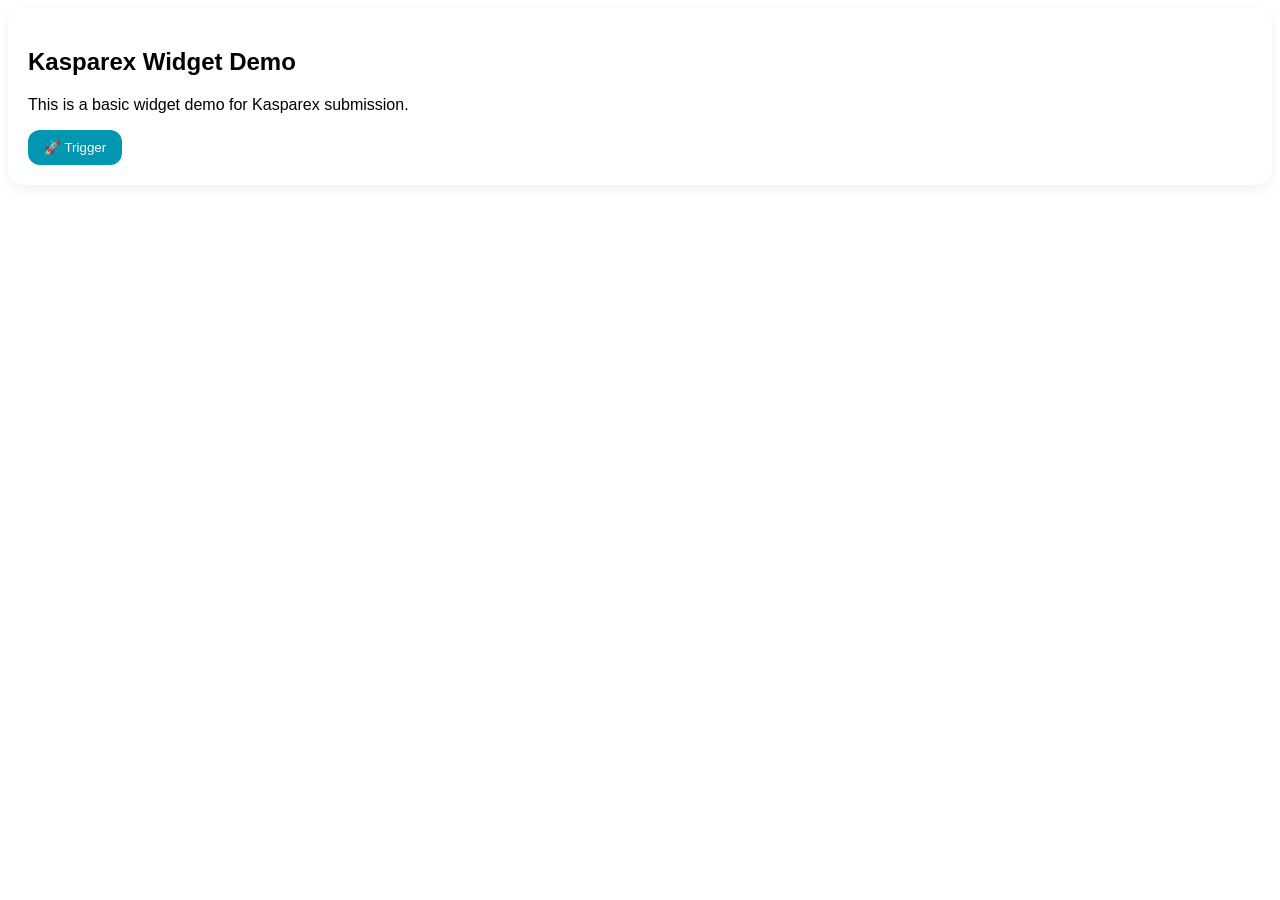
<file: kasparex-dapp-template/public/index.html>
<!DOCTYPE html>
<html>
<head>
  <meta charset="UTF-8">
  <title>Kasparex Widget</title>
  <style>
    body { font-family: Roboto, sans-serif; padding: 20px; background: #fff; border-radius: 16px; box-shadow: 0 4px 14px rgba(0,0,0,0.06); }
    button { background: #0097b2; color: #fff; padding: 10px 16px; border-radius: 12px; border: none; cursor: pointer; }
  </style>
</head>
<body>
  <h2>Kasparex Widget Demo</h2>
  <p>This is a basic widget demo for Kasparex submission.</p>
  <button onclick="alert('Widget action executed!')">🚀 Trigger</button>
</body>
</html>
</file>
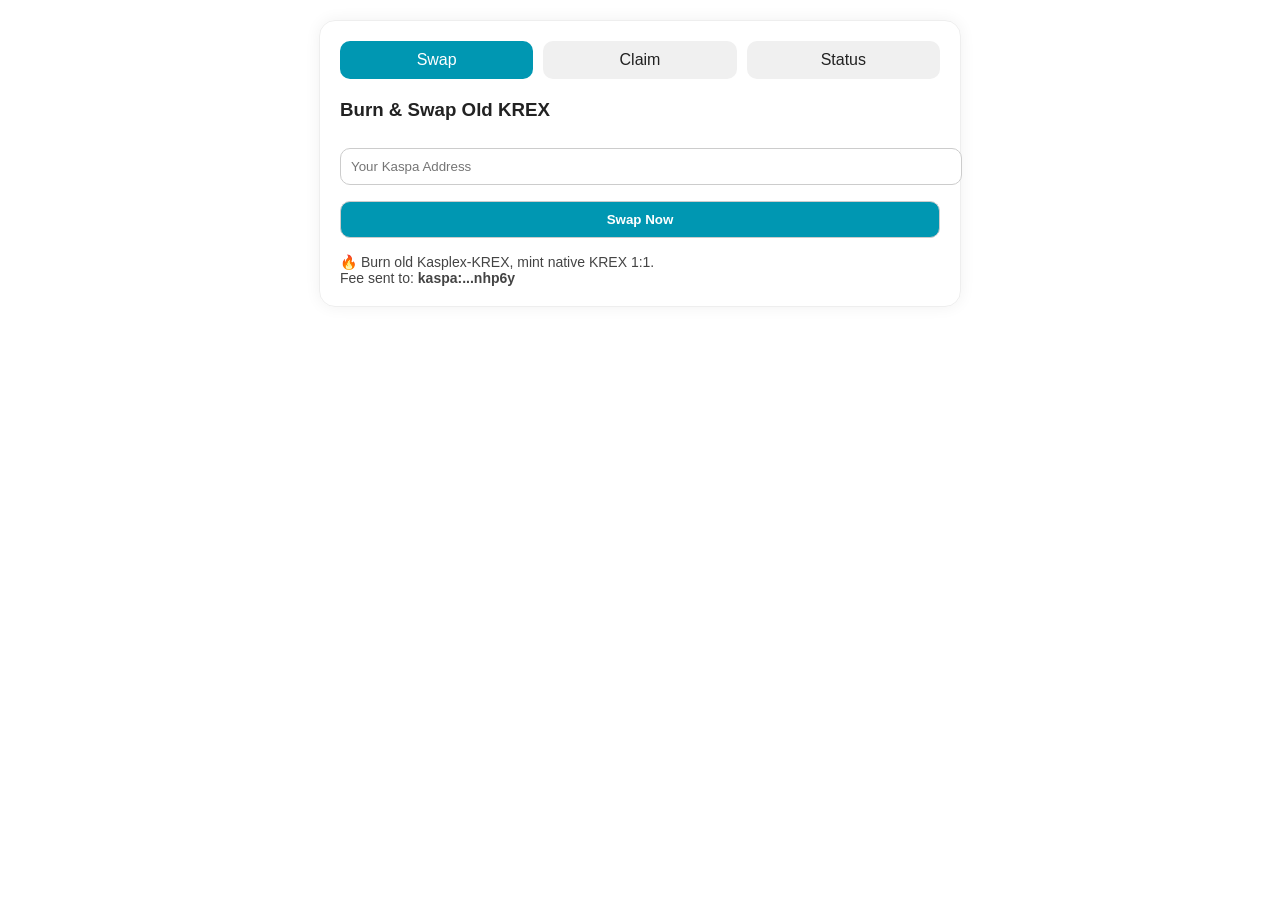
<file: frontend/krex-migration-widget.html>
<!DOCTYPE html>
<html lang="en">
<head>
  <meta charset="UTF-8" />
  <title>KREX Migration Panel</title>
  <style>
    body {
      font-family: Roboto, sans-serif;
      background: white;
      margin: 0;
      padding: 20px;
      color: #222;
    }
    .k-widget {
      max-width: 600px;
      margin: auto;
      border-radius: 16px;
      box-shadow: 0 0 16px rgba(0,0,0,0.06);
      padding: 20px;
      border: 1px solid #eee;
    }
    .k-tabs {
      display: flex;
      gap: 10px;
      margin-bottom: 20px;
    }
    .k-tab {
      flex: 1;
      text-align: center;
      padding: 10px;
      border-radius: 10px;
      background: #f0f0f0;
      cursor: pointer;
    }
    .k-tab.active {
      background: #0097b2;
      color: white;
    }
    .k-panel {
      display: none;
    }
    .k-panel.active {
      display: block;
    }
    input, button {
      width: 100%;
      padding: 10px;
      margin: 8px 0;
      border-radius: 10px;
      border: 1px solid #ccc;
      font-family: Roboto, sans-serif;
    }
    button {
      background: #0097b2;
      color: white;
      font-weight: bold;
      cursor: pointer;
    }
    .k-info {
      font-size: 14px;
      color: #444;
      margin-top: 8px;
    }
  </style>
</head>
<body>
  <div class="k-widget">
    <div class="k-tabs">
      <div class="k-tab active" onclick="switchTab(0)">Swap</div>
      <div class="k-tab" onclick="switchTab(1)">Claim</div>
      <div class="k-tab" onclick="switchTab(2)">Status</div>
    </div>

    <div class="k-panel active">
      <h3>Burn & Swap Old KREX</h3>
      <input type="text" id="swapWallet" placeholder="Your Kaspa Address">
      <button onclick="handleSwap()">Swap Now</button>
      <div class="k-info">🔥 Burn old Kasplex-KREX, mint native KREX 1:1.<br/>Fee sent to: <b>kaspa:...nhp6y</b></div>
    </div>

    <div class="k-panel">
      <h3>Claim Airdropped KREX</h3>
      <input type="text" id="claimWallet" placeholder="Your Kaspa Address">
      <button onclick="handleClaim()">Claim Now</button>
      <div class="k-info">📸 Snapshot-based. Claim before deadline.<br/>Fee sent to: <b>kaspa:...nhp6y</b></div>
    </div>

    <div class="k-panel">
      <h3>Migration Status</h3>
      <input type="text" id="statusWallet" placeholder="Your Kaspa Address">
      <button onclick="handleStatus()">Check Status</button>
      <div id="statusOutput" class="k-info"></div>
    </div>
  </div>

  <script>
    function switchTab(index) {
      const tabs = document.querySelectorAll('.k-tab');
      const panels = document.querySelectorAll('.k-panel');
      tabs.forEach((tab, i) => tab.classList.toggle('active', i === index));
      panels.forEach((panel, i) => panel.classList.toggle('active', i === index));
    }

    function handleSwap() {
      const wallet = document.getElementById('swapWallet').value;
      alert(`🔥 Swapping old KREX for native...\nWallet: ${wallet}`);
    }

    function handleClaim() {
      const wallet = document.getElementById('claimWallet').value;
      alert(`🎁 Claiming airdropped native KREX...\nWallet: ${wallet}`);
    }

    function handleStatus() {
      const wallet = document.getElementById('statusWallet').value;
      document.getElementById('statusOutput').innerHTML = `⏳ Migration status for <b>${wallet}</b>:<br/>Old KREX: 10,000<br/>New KREX: 7,500<br/>Status: ⚠️ Partial`;
    }
  </script>
</body>
</html>
</file>
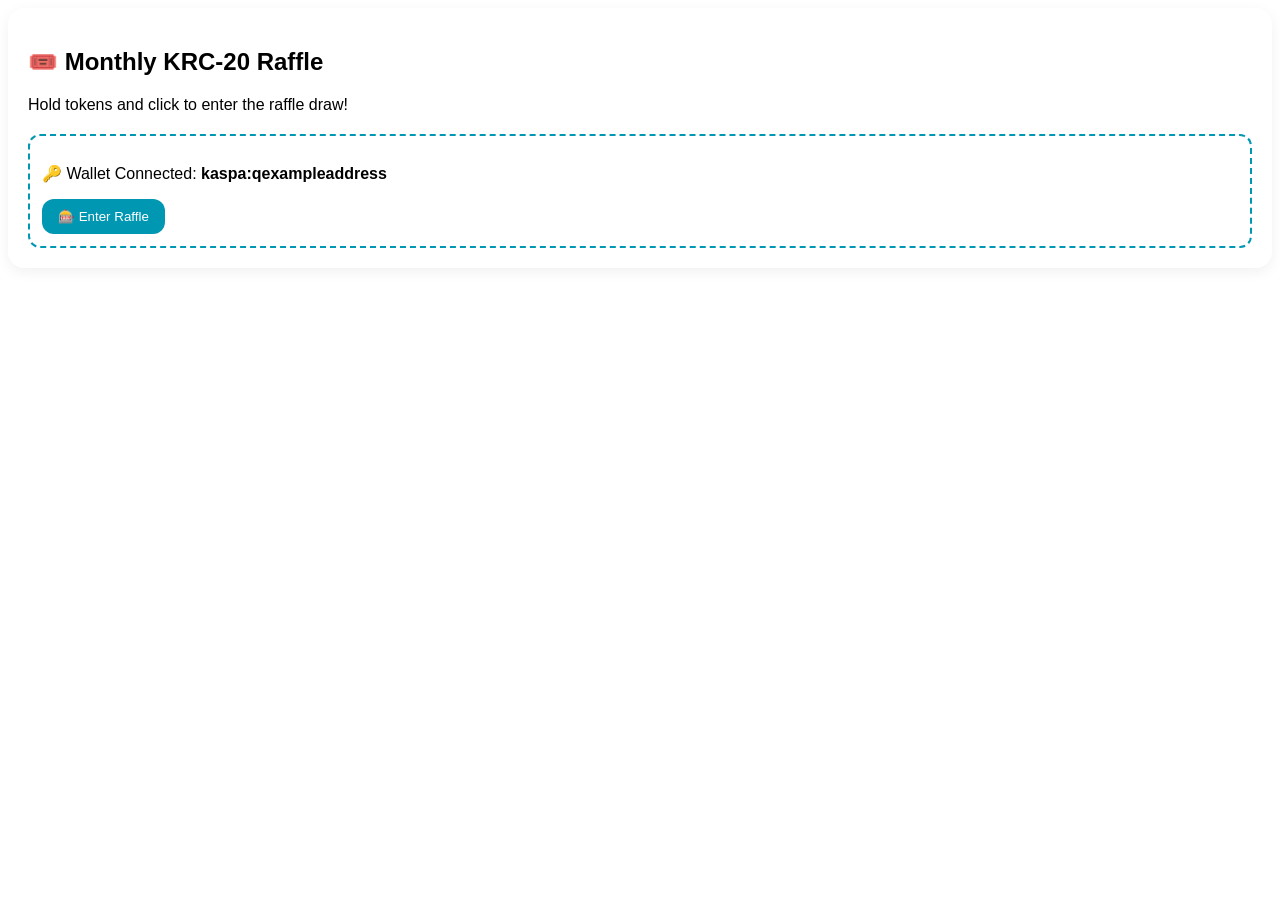
<file: kasparex-dapp-template/public/raffle-widget.html>
<!DOCTYPE html>
<html>
<head>
  <meta charset="UTF-8">
  <title>Kasparex Raffle Widget</title>
  <style>
    body { font-family: Roboto, sans-serif; padding: 20px; background: #fff; border-radius: 16px; box-shadow: 0 4px 14px rgba(0,0,0,0.06); }
    .raffle-box { margin-top: 20px; padding: 12px; border: 2px dashed #0097b2; border-radius: 12px; }
    button { background: #0097b2; color: #fff; padding: 10px 16px; border-radius: 12px; border: none; cursor: pointer; }
  </style>
</head>
<body>
  <h2>🎟️ Monthly KRC-20 Raffle</h2>
  <p>Hold tokens and click to enter the raffle draw!</p>
  <div class="raffle-box">
    <p>🔑 Wallet Connected: <strong>kaspa:qexampleaddress</strong></p>
    <button onclick="alert('Entry submitted. Good luck!')">🎰 Enter Raffle</button>
  </div>
</body>
</html>
</file>
